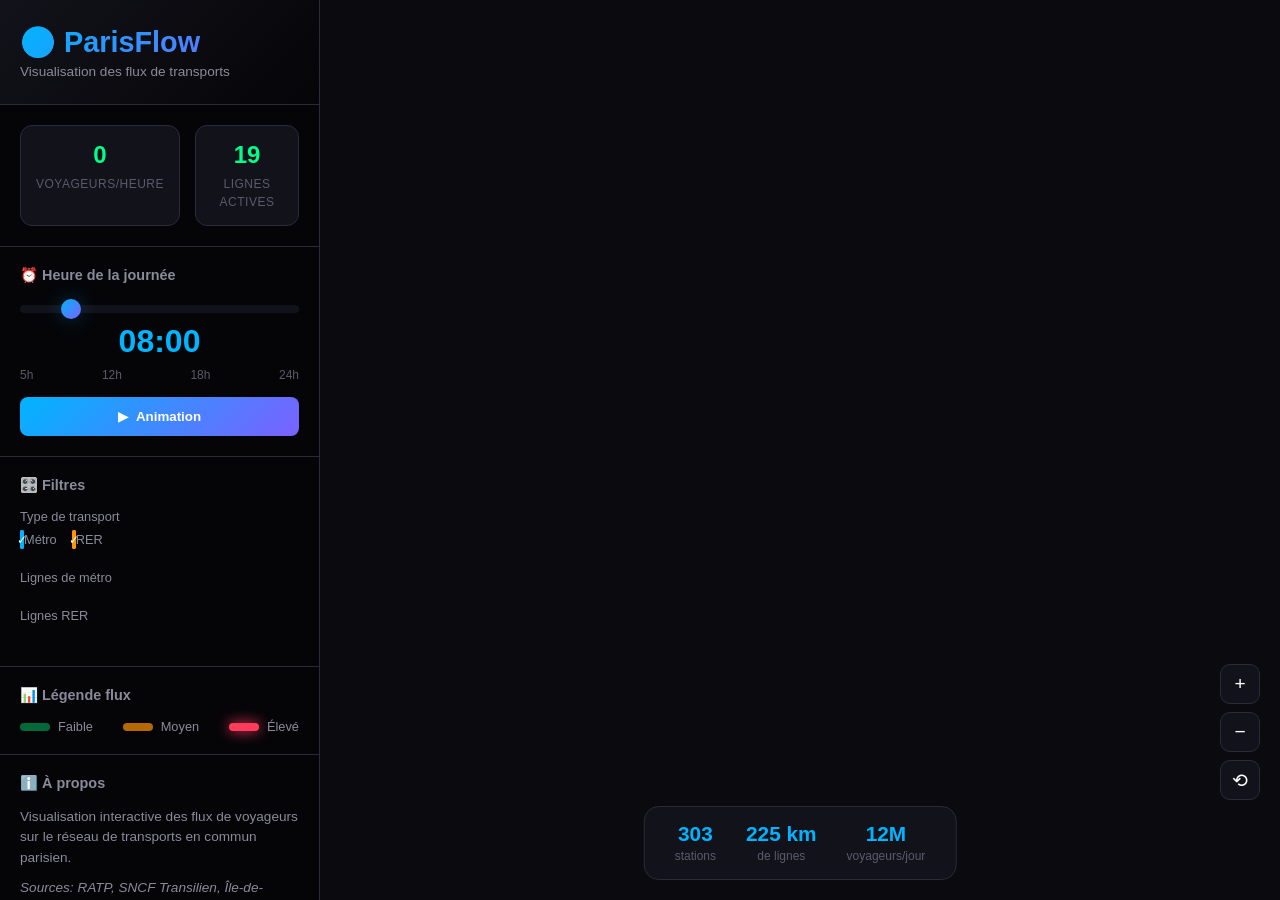
<file: index.html>
<!DOCTYPE html>
<html lang="fr">
<head>
    <meta charset="UTF-8">
    <meta name="viewport" content="width=device-width, initial-scale=1.0">
    <meta http-equiv="refresh" content="0; url=metro.html">
    <title>ParisFlow - Flux des Transports Paris & IDF</title>
    <style>
        body {
            background: #0a0a0f;
            color: white;
            font-family: 'Inter', sans-serif;
            display: flex;
            justify-content: center;
            align-items: center;
            height: 100vh;
            margin: 0;
        }
        a {
            color: #00b4ff;
            text-decoration: none;
        }
    </style>
</head>
<body>
    <p>Redirection vers <a href="metro.html">ParisFlow - Visualisation des flux de transports</a>...</p>
</body>
</html>
</file>
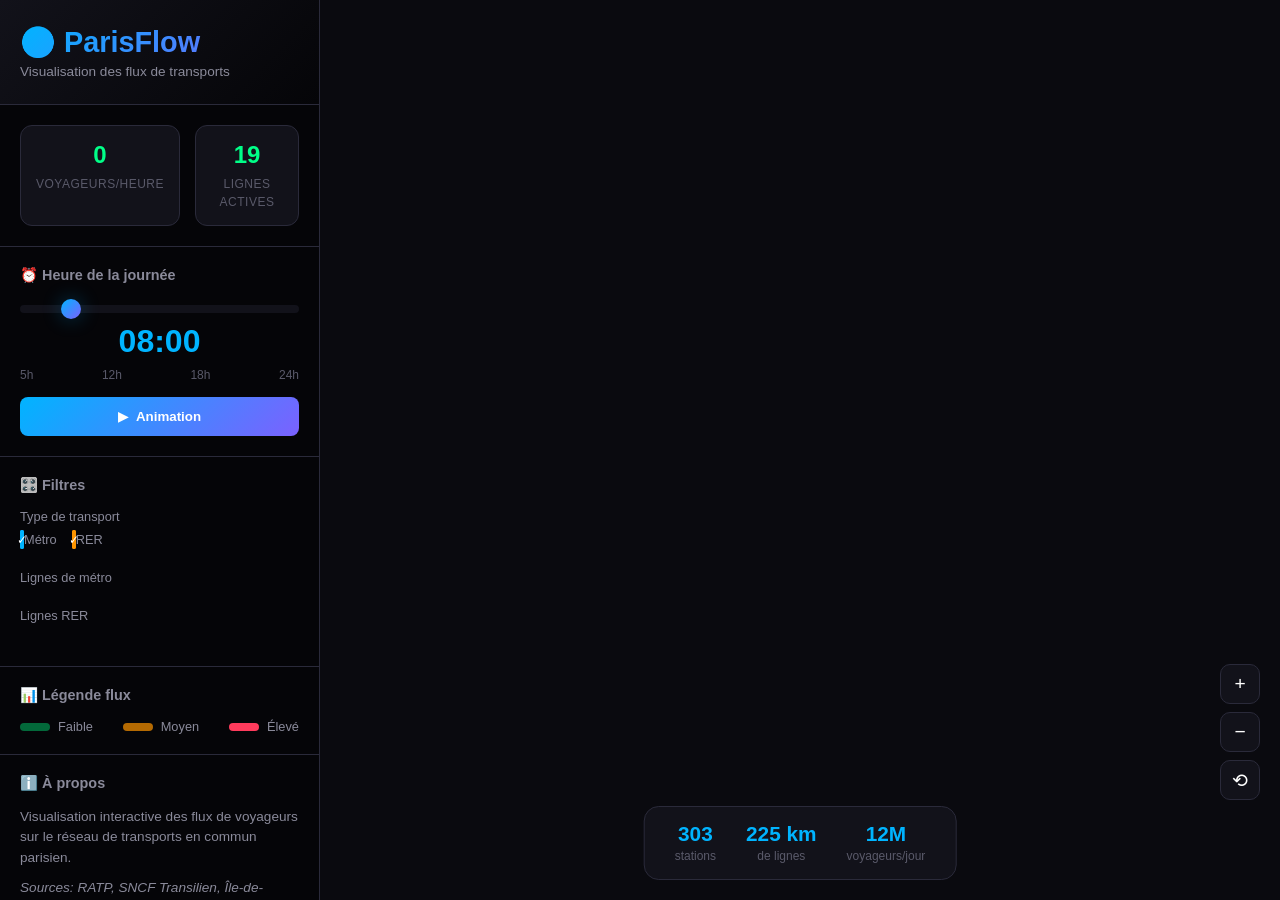
<file: metro.html>
<!DOCTYPE html>
<html lang="fr">
<head>
    <meta charset="UTF-8">
    <meta name="viewport" content="width=device-width, initial-scale=1.0">
    <title>Flux des Transports Paris & Île-de-France</title>
    <link rel="stylesheet" href="css/metro-style.css">
    <script src="https://d3js.org/d3.v7.min.js"></script>
    <script src="https://d3js.org/topojson.v3.min.js"></script>
</head>
<body>
    <!-- Sidebar -->
    <aside class="sidebar">
        <div class="sidebar-header">
            <h1>🚇 ParisFlow</h1>
            <p class="tagline">Visualisation des flux de transports</p>
        </div>

        <!-- Stats en temps réel -->
        <div class="stats-panel">
            <div class="stat-item">
                <span class="stat-value" id="current-passengers">0</span>
                <span class="stat-label">voyageurs/heure</span>
            </div>
            <div class="stat-item">
                <span class="stat-value" id="active-lines">19</span>
                <span class="stat-label">lignes actives</span>
            </div>
        </div>

        <!-- Timeline -->
        <div class="timeline-section">
            <h3>⏰ Heure de la journée</h3>
            <div class="timeline-container">
                <input type="range" id="time-slider" min="5" max="24" value="8" step="1">
                <div class="time-display">
                    <span id="current-time">08:00</span>
                </div>
                <div class="time-labels">
                    <span>5h</span>
                    <span>12h</span>
                    <span>18h</span>
                    <span>24h</span>
                </div>
            </div>
            <button id="play-btn" class="play-button">
                <span id="play-icon">▶</span> Animation
            </button>
        </div>

        <!-- Filtres -->
        <div class="filters-section">
            <h3>🎛️ Filtres</h3>
            
            <div class="filter-group">
                <label>Type de transport</label>
                <div class="checkbox-group">
                    <label class="checkbox-item">
                        <input type="checkbox" id="filter-metro" checked>
                        <span class="checkmark metro"></span>
                        Métro
                    </label>
                    <label class="checkbox-item">
                        <input type="checkbox" id="filter-rer" checked>
                        <span class="checkmark rer"></span>
                        RER
                    </label>
                </div>
            </div>

            <div class="filter-group">
                <label>Lignes de métro</label>
                <div id="metro-lines-filter" class="lines-grid"></div>
            </div>

            <div class="filter-group">
                <label>Lignes RER</label>
                <div id="rer-lines-filter" class="lines-grid"></div>
            </div>
        </div>

        <!-- Légende -->
        <div class="legend-section">
            <h3>📊 Légende flux</h3>
            <div class="flux-legend">
                <div class="flux-item">
                    <div class="flux-indicator low"></div>
                    <span>Faible</span>
                </div>
                <div class="flux-item">
                    <div class="flux-indicator medium"></div>
                    <span>Moyen</span>
                </div>
                <div class="flux-item">
                    <div class="flux-indicator high"></div>
                    <span>Élevé</span>
                </div>
            </div>
        </div>

        <!-- Infos -->
        <div class="info-section">
            <h3>ℹ️ À propos</h3>
            <p>Visualisation interactive des flux de voyageurs sur le réseau de transports en commun parisien.</p>
            <p class="data-source">Sources: RATP, SNCF Transilien, Île-de-France Mobilités</p>
        </div>
    </aside>

    <!-- Map Container -->
    <main class="map-container">
        <div id="map"></div>
        
        <!-- Tooltip -->
        <div id="tooltip" class="tooltip"></div>
        
        <!-- Station info panel -->
        <div id="station-panel" class="station-panel hidden">
            <button class="close-btn" id="close-panel">×</button>
            <h3 id="station-name">Station</h3>
            <div id="station-lines" class="station-lines"></div>
            <div class="station-stats">
                <div class="station-stat">
                    <span class="stat-number" id="station-passengers">0</span>
                    <span class="stat-text">voyageurs/jour</span>
                </div>
                <div class="station-stat">
                    <span class="stat-number" id="station-connections">0</span>
                    <span class="stat-text">correspondances</span>
                </div>
            </div>
        </div>

        <!-- Controls -->
        <div class="map-controls">
            <button id="zoom-in" class="control-btn">+</button>
            <button id="zoom-out" class="control-btn">−</button>
            <button id="zoom-reset" class="control-btn">⟲</button>
        </div>

        <!-- Mini stats bar -->
        <div class="bottom-stats">
            <div class="mini-stat">
                <span class="mini-value">303</span>
                <span class="mini-label">stations</span>
            </div>
            <div class="mini-stat">
                <span class="mini-value">225 km</span>
                <span class="mini-label">de lignes</span>
            </div>
            <div class="mini-stat">
                <span class="mini-value" id="daily-total">12M</span>
                <span class="mini-label">voyageurs/jour</span>
            </div>
        </div>
    </main>

    <!-- Scripts -->
    <script src="js/metro-map.js"></script>
    <script src="js/metro-animation.js"></script>
</body>
</html>
</file>
<file: css/metro-style.css>
/* ===== Variables CSS ===== */
:root {
    --bg-dark: #0a0a0f;
    --bg-darker: #050508;
    --bg-card: #12121a;
    --bg-hover: #1a1a25;
    --text-primary: #ffffff;
    --text-secondary: #8a8a9a;
    --text-muted: #5a5a6a;
    --accent-blue: #00b4ff;
    --accent-purple: #7b61ff;
    --accent-green: #00ff88;
    --accent-orange: #ff9500;
    --accent-red: #ff3b5c;
    --border-color: #2a2a3a;
    --glow-blue: 0 0 20px rgba(0, 180, 255, 0.3);
    --glow-green: 0 0 20px rgba(0, 255, 136, 0.3);
    --transition: all 0.3s cubic-bezier(0.4, 0, 0.2, 1);
}

/* ===== Reset & Base ===== */
* {
    margin: 0;
    padding: 0;
    box-sizing: border-box;
}

body {
    font-family: 'Inter', -apple-system, BlinkMacSystemFont, 'Segoe UI', Roboto, sans-serif;
    background: var(--bg-dark);
    color: var(--text-primary);
    overflow: hidden;
    display: flex;
    height: 100vh;
}

/* ===== Sidebar ===== */
.sidebar {
    width: 320px;
    height: 100vh;
    background: var(--bg-darker);
    border-right: 1px solid var(--border-color);
    display: flex;
    flex-direction: column;
    overflow-y: auto;
    z-index: 100;
}

.sidebar::-webkit-scrollbar {
    width: 6px;
}

.sidebar::-webkit-scrollbar-track {
    background: var(--bg-darker);
}

.sidebar::-webkit-scrollbar-thumb {
    background: var(--border-color);
    border-radius: 3px;
}

.sidebar-header {
    padding: 25px 20px;
    border-bottom: 1px solid var(--border-color);
    background: linear-gradient(135deg, var(--bg-card), var(--bg-darker));
}

.sidebar-header h1 {
    font-size: 1.8rem;
    font-weight: 700;
    background: linear-gradient(135deg, var(--accent-blue), var(--accent-purple));
    -webkit-background-clip: text;
    -webkit-text-fill-color: transparent;
    margin-bottom: 5px;
}

.tagline {
    color: var(--text-secondary);
    font-size: 0.85rem;
}

/* Stats Panel */
.stats-panel {
    display: grid;
    grid-template-columns: 1fr 1fr;
    gap: 15px;
    padding: 20px;
    border-bottom: 1px solid var(--border-color);
}

.stat-item {
    background: var(--bg-card);
    border-radius: 12px;
    padding: 15px;
    text-align: center;
    border: 1px solid var(--border-color);
    transition: var(--transition);
}

.stat-item:hover {
    border-color: var(--accent-blue);
    box-shadow: var(--glow-blue);
}

.stat-value {
    display: block;
    font-size: 1.5rem;
    font-weight: 700;
    color: var(--accent-green);
    margin-bottom: 5px;
}

.stat-label {
    font-size: 0.75rem;
    color: var(--text-muted);
    text-transform: uppercase;
    letter-spacing: 0.5px;
}

/* Sections */
.timeline-section,
.filters-section,
.legend-section,
.info-section {
    padding: 20px;
    border-bottom: 1px solid var(--border-color);
}

.timeline-section h3,
.filters-section h3,
.legend-section h3,
.info-section h3 {
    font-size: 0.9rem;
    color: var(--text-secondary);
    margin-bottom: 15px;
    display: flex;
    align-items: center;
    gap: 8px;
}

/* Timeline */
.timeline-container {
    margin-bottom: 15px;
}

#time-slider {
    width: 100%;
    height: 8px;
    -webkit-appearance: none;
    background: var(--bg-card);
    border-radius: 4px;
    outline: none;
    margin-bottom: 10px;
}

#time-slider::-webkit-slider-thumb {
    -webkit-appearance: none;
    width: 20px;
    height: 20px;
    background: linear-gradient(135deg, var(--accent-blue), var(--accent-purple));
    border-radius: 50%;
    cursor: pointer;
    box-shadow: var(--glow-blue);
    transition: var(--transition);
}

#time-slider::-webkit-slider-thumb:hover {
    transform: scale(1.2);
}

.time-display {
    text-align: center;
    margin-bottom: 8px;
}

#current-time {
    font-size: 2rem;
    font-weight: 700;
    color: var(--accent-blue);
    font-variant-numeric: tabular-nums;
}

.time-labels {
    display: flex;
    justify-content: space-between;
    font-size: 0.75rem;
    color: var(--text-muted);
}

.play-button {
    width: 100%;
    padding: 12px;
    background: linear-gradient(135deg, var(--accent-blue), var(--accent-purple));
    border: none;
    border-radius: 8px;
    color: white;
    font-weight: 600;
    cursor: pointer;
    transition: var(--transition);
    display: flex;
    align-items: center;
    justify-content: center;
    gap: 8px;
}

.play-button:hover {
    transform: translateY(-2px);
    box-shadow: var(--glow-blue);
}

.play-button.playing {
    background: linear-gradient(135deg, var(--accent-red), var(--accent-orange));
}

/* Filters */
.filter-group {
    margin-bottom: 15px;
}

.filter-group label {
    display: block;
    font-size: 0.8rem;
    color: var(--text-secondary);
    margin-bottom: 8px;
}

.checkbox-group {
    display: flex;
    gap: 15px;
}

.checkbox-item {
    display: flex;
    align-items: center;
    gap: 8px;
    cursor: pointer;
    font-size: 0.9rem;
}

.checkbox-item input {
    display: none;
}

.checkmark {
    width: 20px;
    height: 20px;
    border: 2px solid var(--border-color);
    border-radius: 4px;
    position: relative;
    transition: var(--transition);
}

.checkmark.metro {
    border-color: var(--accent-blue);
}

.checkmark.rer {
    border-color: var(--accent-orange);
}

.checkbox-item input:checked + .checkmark {
    background: var(--accent-blue);
}

.checkbox-item input:checked + .checkmark.rer {
    background: var(--accent-orange);
}

.checkbox-item input:checked + .checkmark::after {
    content: '✓';
    position: absolute;
    top: 50%;
    left: 50%;
    transform: translate(-50%, -50%);
    color: white;
    font-size: 12px;
}

/* Lines Grid */
.lines-grid {
    display: flex;
    flex-wrap: wrap;
    gap: 8px;
}

.line-btn {
    width: 36px;
    height: 36px;
    border-radius: 50%;
    border: 2px solid transparent;
    cursor: pointer;
    font-weight: 700;
    font-size: 0.75rem;
    transition: var(--transition);
    display: flex;
    align-items: center;
    justify-content: center;
    color: white;
}

.line-btn:hover {
    transform: scale(1.15);
    box-shadow: 0 0 15px currentColor;
}

.line-btn.active {
    border-color: white;
    box-shadow: 0 0 20px currentColor;
}

.line-btn.inactive {
    opacity: 0.3;
    filter: grayscale(100%);
}

/* Flux Legend */
.flux-legend {
    display: flex;
    justify-content: space-between;
}

.flux-item {
    display: flex;
    align-items: center;
    gap: 8px;
    font-size: 0.8rem;
    color: var(--text-secondary);
}

.flux-indicator {
    width: 30px;
    height: 8px;
    border-radius: 4px;
}

.flux-indicator.low {
    background: var(--accent-green);
    opacity: 0.4;
}

.flux-indicator.medium {
    background: var(--accent-orange);
    opacity: 0.7;
}

.flux-indicator.high {
    background: var(--accent-red);
    animation: pulse-glow 1s ease-in-out infinite;
}

@keyframes pulse-glow {
    0%, 100% { box-shadow: 0 0 5px var(--accent-red); }
    50% { box-shadow: 0 0 20px var(--accent-red); }
}

/* Info Section */
.info-section p {
    font-size: 0.85rem;
    color: var(--text-secondary);
    line-height: 1.5;
    margin-bottom: 10px;
}

.data-source {
    font-size: 0.75rem;
    color: var(--text-muted);
    font-style: italic;
}

/* ===== Map Container ===== */
.map-container {
    flex: 1;
    position: relative;
    overflow: hidden;
    background: var(--bg-dark);
}

#map {
    width: 100%;
    height: 100%;
}

/* Map SVG Styles */
#map svg {
    width: 100%;
    height: 100%;
}

.district {
    fill: var(--bg-card);
    stroke: var(--border-color);
    stroke-width: 0.5px;
    transition: var(--transition);
}

.district:hover {
    fill: var(--bg-hover);
}

.metro-line {
    fill: none;
    stroke-linecap: round;
    stroke-linejoin: round;
    transition: var(--transition);
}

.metro-line.dimmed {
    opacity: 0.2;
}

.station {
    cursor: pointer;
    transition: var(--transition);
}

.station circle {
    fill: var(--bg-dark);
    stroke: white;
    stroke-width: 2px;
}

.station:hover circle {
    fill: var(--accent-blue);
    r: 8;
}

.station.major circle {
    r: 6;
    stroke-width: 3px;
}

.station-label {
    font-size: 10px;
    fill: var(--text-secondary);
    pointer-events: none;
    opacity: 0;
    transition: var(--transition);
}

.station:hover + .station-label,
.station-label.visible {
    opacity: 1;
}

/* Particles Animation */
.particle {
    fill: white;
    opacity: 0.9;
    filter: blur(0.5px);
}

.particle.high-traffic {
    fill: var(--accent-orange);
    filter: drop-shadow(0 0 3px var(--accent-orange));
}

/* Tooltip */
.tooltip {
    position: fixed;
    background: var(--bg-card);
    border: 1px solid var(--border-color);
    border-radius: 10px;
    padding: 12px 16px;
    font-size: 0.85rem;
    pointer-events: none;
    opacity: 0;
    transition: opacity 0.2s ease;
    z-index: 1000;
    box-shadow: 0 10px 40px rgba(0, 0, 0, 0.5);
    max-width: 250px;
}

.tooltip.visible {
    opacity: 1;
}

.tooltip-title {
    font-weight: 700;
    margin-bottom: 8px;
    font-size: 1rem;
}

.tooltip-lines {
    display: flex;
    gap: 5px;
    flex-wrap: wrap;
    margin-bottom: 8px;
}

.tooltip-line {
    width: 22px;
    height: 22px;
    border-radius: 50%;
    display: flex;
    align-items: center;
    justify-content: center;
    font-size: 0.65rem;
    font-weight: 700;
    color: white;
}

.tooltip-stat {
    color: var(--text-secondary);
    font-size: 0.8rem;
}

.tooltip-stat strong {
    color: var(--accent-green);
}

/* Station Panel */
.station-panel {
    position: absolute;
    top: 20px;
    right: 20px;
    width: 280px;
    background: var(--bg-card);
    border: 1px solid var(--border-color);
    border-radius: 15px;
    padding: 20px;
    z-index: 200;
    box-shadow: 0 20px 60px rgba(0, 0, 0, 0.5);
    transition: var(--transition);
}

.station-panel.hidden {
    opacity: 0;
    transform: translateX(100%);
    pointer-events: none;
}

.station-panel h3 {
    font-size: 1.2rem;
    margin-bottom: 15px;
    padding-right: 30px;
}

.close-btn {
    position: absolute;
    top: 15px;
    right: 15px;
    width: 30px;
    height: 30px;
    border-radius: 50%;
    border: none;
    background: var(--bg-hover);
    color: var(--text-secondary);
    font-size: 1.2rem;
    cursor: pointer;
    transition: var(--transition);
}

.close-btn:hover {
    background: var(--accent-red);
    color: white;
}

.station-lines {
    display: flex;
    gap: 8px;
    flex-wrap: wrap;
    margin-bottom: 20px;
}

.station-line-badge {
    width: 32px;
    height: 32px;
    border-radius: 50%;
    display: flex;
    align-items: center;
    justify-content: center;
    font-weight: 700;
    font-size: 0.8rem;
    color: white;
}

.station-stats {
    display: grid;
    grid-template-columns: 1fr 1fr;
    gap: 15px;
}

.station-stat {
    background: var(--bg-hover);
    border-radius: 10px;
    padding: 15px;
    text-align: center;
}

.station-stat .stat-number {
    display: block;
    font-size: 1.5rem;
    font-weight: 700;
    color: var(--accent-blue);
}

.station-stat .stat-text {
    font-size: 0.75rem;
    color: var(--text-muted);
}

/* Map Controls */
.map-controls {
    position: absolute;
    bottom: 100px;
    right: 20px;
    display: flex;
    flex-direction: column;
    gap: 8px;
    z-index: 100;
}

.control-btn {
    width: 40px;
    height: 40px;
    border-radius: 10px;
    border: 1px solid var(--border-color);
    background: var(--bg-card);
    color: var(--text-primary);
    font-size: 1.2rem;
    cursor: pointer;
    transition: var(--transition);
}

.control-btn:hover {
    background: var(--accent-blue);
    border-color: var(--accent-blue);
}

/* Bottom Stats */
.bottom-stats {
    position: absolute;
    bottom: 20px;
    left: 50%;
    transform: translateX(-50%);
    display: flex;
    gap: 30px;
    background: var(--bg-card);
    border: 1px solid var(--border-color);
    border-radius: 15px;
    padding: 15px 30px;
    z-index: 100;
}

.mini-stat {
    text-align: center;
}

.mini-value {
    display: block;
    font-size: 1.3rem;
    font-weight: 700;
    color: var(--accent-blue);
}

.mini-label {
    font-size: 0.75rem;
    color: var(--text-muted);
}

/* ===== Animations ===== */
@keyframes train-move {
    0% { offset-distance: 0%; }
    100% { offset-distance: 100%; }
}

.train-particle {
    offset-rotate: 0deg;
    animation: train-move linear infinite;
}

/* Flow lines animation */
@keyframes flow-dash {
    to {
        stroke-dashoffset: -20;
    }
}

.flow-line {
    stroke-dasharray: 5 10;
    animation: flow-dash 1s linear infinite;
}

/* Responsive */
@media (max-width: 1024px) {
    .sidebar {
        width: 280px;
    }
}

@media (max-width: 768px) {
    .sidebar {
        position: absolute;
        left: -320px;
        transition: left 0.3s ease;
        z-index: 200;
    }
    
    .sidebar.open {
        left: 0;
    }
    
    .bottom-stats {
        display: none;
    }
}

/* ===== Paris Map Elements ===== */

/* Arrondissements */
.arrondissements-group path {
    transition: all 0.3s ease;
}

.arrond-label {
    pointer-events: none;
    user-select: none;
    font-family: 'Inter', sans-serif;
    text-shadow: 0 0 4px rgba(0, 0, 0, 0.8);
}

/* Seine river */
.seine {
    filter: drop-shadow(0 0 8px rgba(0, 150, 255, 0.3));
}

.seine-bright {
    animation: river-flow 3s linear infinite;
}

@keyframes river-flow {
    0% { stroke-opacity: 0.3; }
    50% { stroke-opacity: 0.6; }
    100% { stroke-opacity: 0.3; }
}

/* Monuments */
.monument {
    transition: transform 0.2s ease;
}

.monument:hover {
    transform: scale(1.1);
}

.monument-icon {
    filter: drop-shadow(0 0 4px rgba(255, 200, 100, 0.5));
    pointer-events: none;
}

.monument-label {
    pointer-events: none;
    text-shadow: 0 0 6px rgba(0, 0, 0, 0.9), 0 1px 2px rgba(0, 0, 0, 0.8);
    font-family: 'Inter', sans-serif;
}

.monument-glow {
    transition: all 0.3s ease;
}

/* Islands */
.islands-group path {
    filter: drop-shadow(0 0 3px rgba(100, 160, 220, 0.3));
}

/* Bois (forests) */
.bois-group text {
    pointer-events: none;
    font-style: italic;
    text-shadow: 0 0 4px rgba(0, 0, 0, 0.8);
}

/* Périphérique */
.peripherique {
    animation: periph-dash 30s linear infinite;
}

@keyframes periph-dash {
    to {
        stroke-dashoffset: -100;
    }
}

/* Enhanced particle glow */
.particle {
    mix-blend-mode: screen;
}

/* Tooltip enhancements for monuments */
.tooltip .tooltip-stat {
    font-style: italic;
    color: var(--text-muted);
    font-size: 0.85rem;
    margin-top: 5px;
}

/* ===== Île-de-France ===== */
.idf-group {
    pointer-events: none;
}

.idf-contour {
    transition: all 0.5s ease;
}

/* ===== Section Perturbation ===== */
.disruption-section {
    padding: 20px;
    border-bottom: 1px solid var(--border-color);
    background: linear-gradient(135deg, rgba(255, 59, 92, 0.05), transparent);
}

.disruption-section h3 {
    font-size: 0.95rem;
    color: var(--text-primary);
    margin-bottom: 15px;
}

.disruption-controls {
    display: flex;
    flex-direction: column;
    gap: 12px;
}

.disruption-select {
    width: 100%;
    padding: 10px 12px;
    background: var(--bg-card);
    border: 1px solid var(--border-color);
    border-radius: 8px;
    color: var(--text-primary);
    font-size: 0.9rem;
    cursor: pointer;
    transition: var(--transition);
}

.disruption-select:hover {
    border-color: var(--accent-red);
}

.disruption-select:focus {
    outline: none;
    border-color: var(--accent-red);
    box-shadow: 0 0 0 3px rgba(255, 59, 92, 0.2);
}

.disruption-select option {
    background: var(--bg-card);
    color: var(--text-primary);
}

.disruption-btn {
    padding: 12px 16px;
    background: linear-gradient(135deg, rgba(255, 59, 92, 0.2), rgba(255, 59, 92, 0.1));
    border: 1px solid rgba(255, 59, 92, 0.3);
    border-radius: 8px;
    color: var(--accent-red);
    font-weight: 600;
    cursor: pointer;
    transition: var(--transition);
}

.disruption-btn:hover {
    background: linear-gradient(135deg, rgba(255, 59, 92, 0.3), rgba(255, 59, 92, 0.2));
    transform: translateY(-1px);
}

.disruption-btn.active {
    background: var(--accent-red);
    color: white;
    animation: pulse-red 1.5s infinite;
}

@keyframes pulse-red {
    0%, 100% { box-shadow: 0 0 0 0 rgba(255, 59, 92, 0.4); }
    50% { box-shadow: 0 0 0 10px rgba(255, 59, 92, 0); }
}

.disruption-info {
    background: rgba(255, 59, 92, 0.1);
    border: 1px solid rgba(255, 59, 92, 0.3);
    border-radius: 8px;
    padding: 12px;
    margin-top: 8px;
}

.disruption-info.hidden {
    display: none;
}

.disruption-text {
    color: var(--accent-red);
    font-weight: 600;
    font-size: 0.9rem;
    margin-bottom: 5px;
}

.disruption-impact {
    color: var(--text-secondary);
    font-size: 0.8rem;
}

/* Ligne perturbée */
.metro-line.disrupted {
    animation: disrupted-line 1s infinite;
}

@keyframes disrupted-line {
    0%, 100% { opacity: 1; }
    50% { opacity: 0.5; }
}

/* Lignes avec flux augmenté */
.metro-line.increased-flux {
    stroke-width: 6px !important;
}

.metro-line-glow.increased-flux {
    stroke-width: 14px !important;
    opacity: 0.5 !important;
}

/* Lignes masquées */
.metro-line.dimmed {
    opacity: 0 !important;
    pointer-events: none;
}

/* ===== Animation lignes filtrées ===== */
.metro-line {
    transition: opacity 0.3s ease, stroke-width 0.3s ease;
}

.station {
    transition: opacity 0.3s ease;
}
</file>
